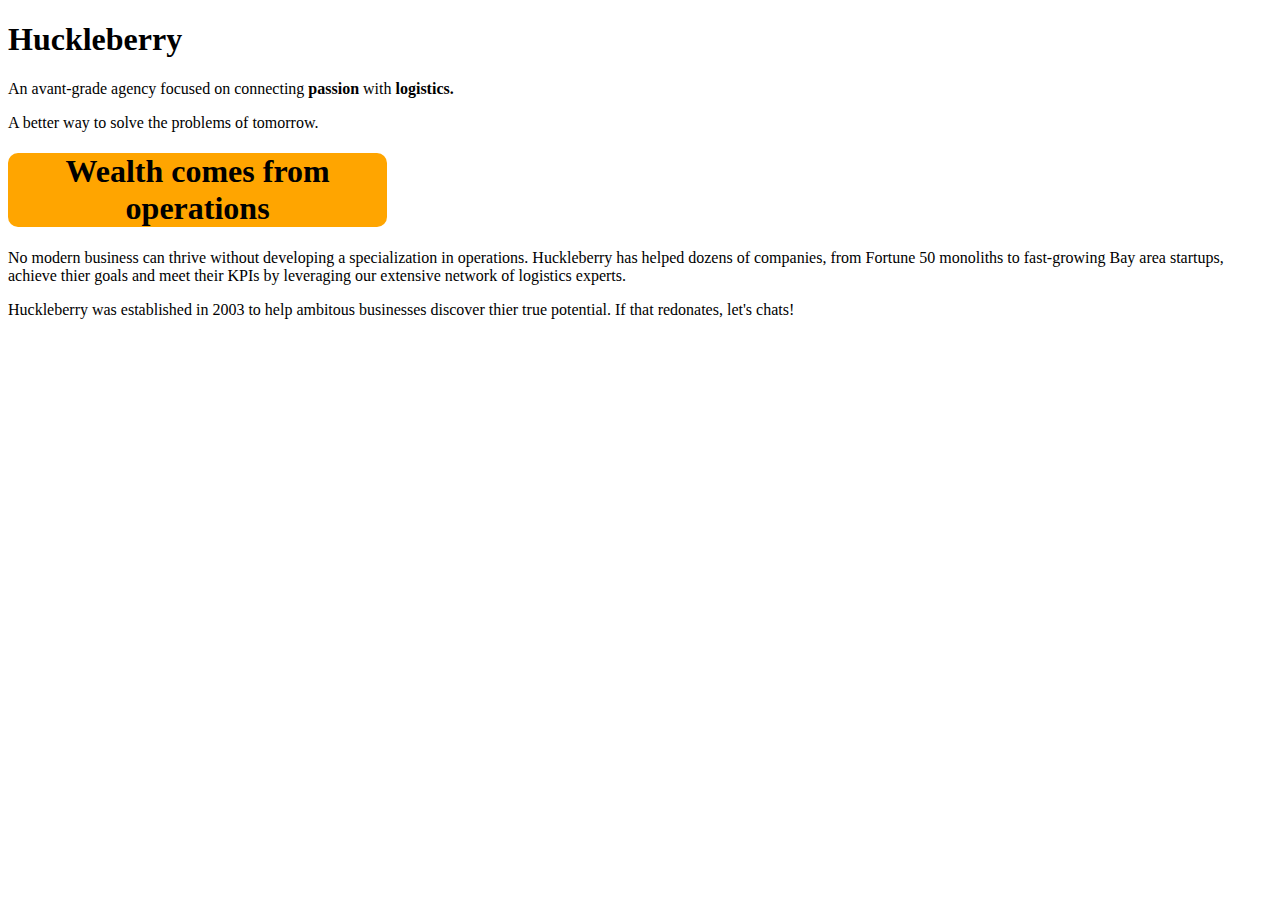
<file: Classword130523/index.html>
<!-- @format -->

<!DOCTYPE html>
<html lang="en">
  <head>
    <meta charset="UTF-8" />
    <meta http-equiv="X-UA-Compatible" content="IE=edge" />
    <meta name="viewport" content="width=device-width, initial-scale=1.0" />
    <link rel="stylesheet" href="styles.css" />
    <title>Huckleberry</title>
  </head>
  <body>
    <main>
      <div>
        <h1>Huckleberry</h1>
        <p class="mainheader">
          An avant-grade agency focused on connecting <b>passion </b> with
          <b>logistics.</b>
        </p>

        <p>A better way to solve the problems of tomorrow.</p>
      </div>

      <div>
        <h1 class="subTopic">Wealth comes from operations</h1>

        <p>
          No modern business can thrive without developing a specialization in
          operations. Huckleberry has helped dozens of companies, from Fortune
          50 monoliths to fast-growing Bay area startups, achieve thier goals
          and meet their KPIs by leveraging our extensive network of logistics
          experts.
        </p>

        <p>
          Huckleberry was established in 2003 to help ambitous businesses
          discover thier true potential. If that redonates, let's chats!
        </p>
      </div>
    </main>
  </body>
</html>
</file>
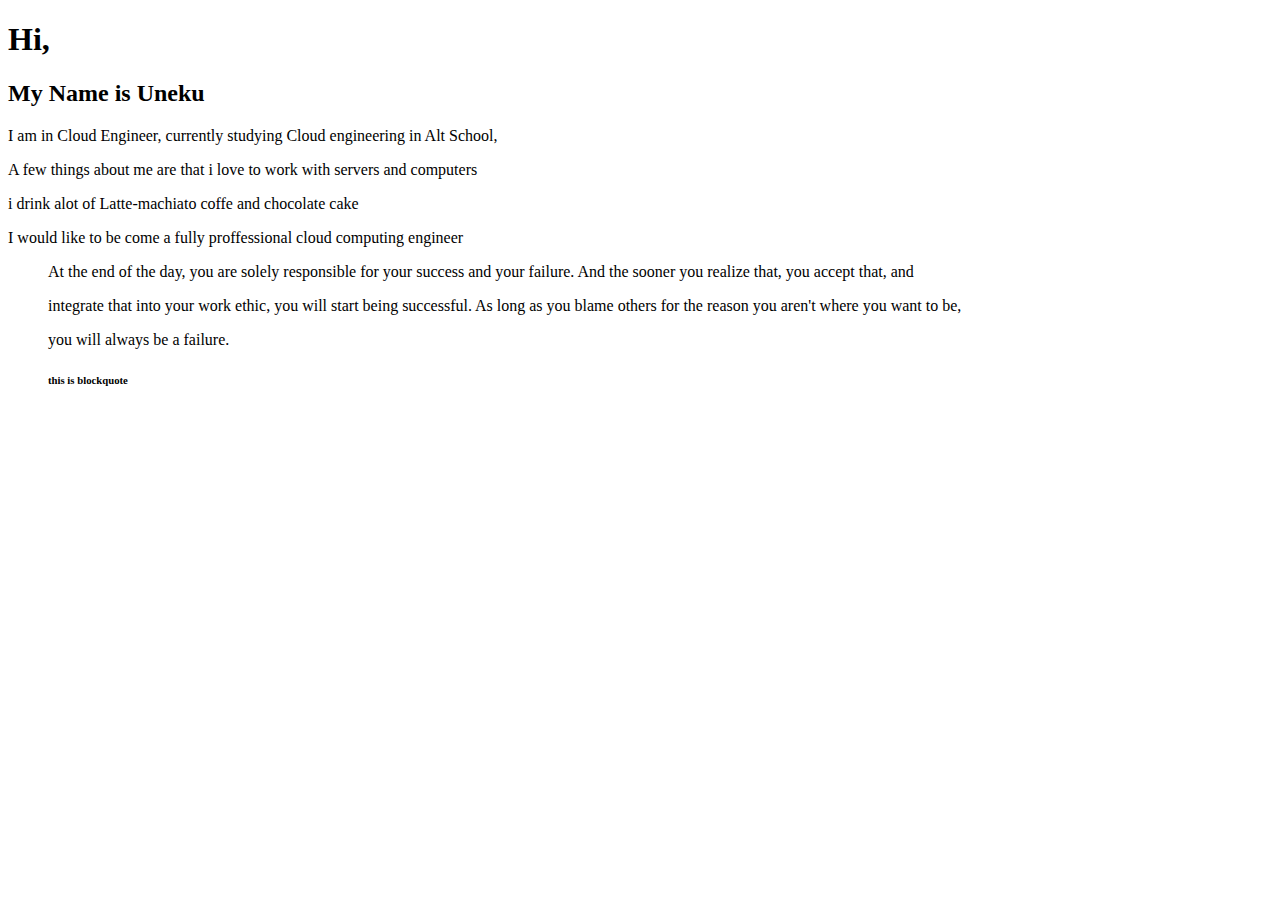
<file: HTML ASSIGNMENT/index.html>
<!-- @format -->

<!DOCTYPE html>
<html lang="en">
  <head>
    <meta charset="UTF-8" />
    <meta http-equiv="X-UA-Compatible" content="IE=edge" />
    <meta name="viewport" content="width=device-width, initial-scale=1.0" />
    <title>My Site</title>
  </head>
  <body>
    <!-- name -->
    <h1>Hi,</h1>
    <h2>My Name is Uneku</h2>
    <!-- quote -->
    <p>
      I am in Cloud Engineer, currently studying Cloud engineering in Alt
      School,
    </p>
    <p>
      A few things about me are that i love to work with servers and computers
    </p>
    <p>i drink alot of Latte-machiato coffe and chocolate cake</p>
    <p>
      I would like to be come a fully proffessional cloud computing engineer
    </p>
    <blockquote cite="https://www.brainyquote.com/authors/erin_cummings">
      <p>
        At the end of the day, you are solely responsible for your success and
        your failure. And the sooner you realize that, you accept that, and
      </p>
      <p>
        integrate that into your work ethic, you will start being successful. As
        long as you blame others for the reason you aren't where you want to be,
      </p>
      <p>you will always be a failure.</p>
      <h6>this is blockquote</h6>
    </blockquote>
  </body>
</html>
</file>
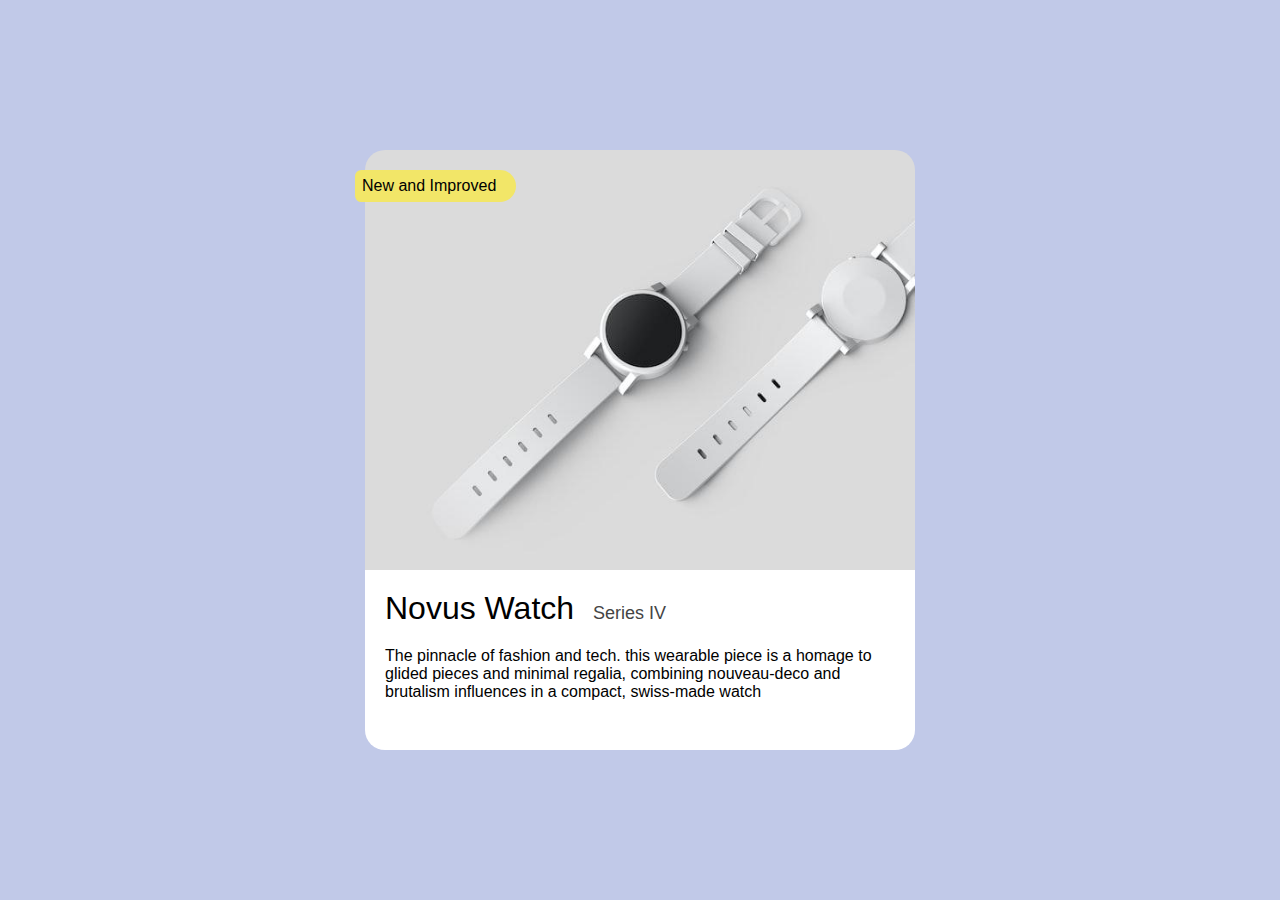
<file: wristWatch_assignment200523/index.html>
<!-- @format -->

<!DOCTYPE html>
<html lang="en">
  <head>
    <meta charset="UTF-8" />
    <meta http-equiv="X-UA-Compatible" content="IE=edge" />
    <meta name="viewport" content="width=device-width, initial-scale=1.0" />
    <link rel="stylesheet" href="styles.css" />
    <title>Document</title>
  </head>
  <body>
    <main class="main">
      <section class="img_section">
        <img src="./images/wristwatch.jpg" alt="wristwatch" />
      </section>
      <section class="text">
        <h1>Novus Watch <span>Series IV</span></h1>
        <p>
          The pinnacle of fashion and tech. this wearable piece is a homage to
          glided pieces and minimal regalia, combining nouveau-deco and
          brutalism influences in a compact, swiss-made watch
        </p>
      </section>
    </main>
  </body>
</html>
</file>
<file: Classword130523/styles.css>
.mainheader {
    color: "green";
    
}

.subTopic{
    background-color: orange;
    width: 30%;
    height: 50%;
    border-radius: 10px;
    justify-content: center;
    align-items: center;
    text-align: center;
    
}
</file>
<file: wristWatch_assignment200523/styles.css>
.text h1 > span{
    font-size: 18px;
    margin-left: 10px;
    color: #444444;
}

.text h1{
    font-weight: 400;
    margin-bottom: 20px;
}

.text{
    width: 100%;
    height: 30%;
    background-color: white;
    border-radius: 0 0 20px 20px;
    padding: 20px;
}

.img_section{
    height: 70%;
    width: 100%;
    border-radius: 20px 20px 0 0;
}


.img_section img{
    height: 100%;
    width: 100%;
    border-radius: inherit;
}

.main::before{
    position: absolute;
    content: "New and Improved";
    left: -10px;
    top: 20px;
    padding: 7px 20px 7px 7px;
    background-color: #f2e668;
    font-weight: 500;
    border-radius: 20px 50px 50px 20px;
}

.main{
    position: relative;
    display: inherit;
    flex-direction: column;
    align-items: center;
    justify-content: center;
    height: 600px;
    width: 550px;
    border-radius: 20px;
}

body{
    display: flex;
    align-items: center;
    justify-content: center;
    min-height: 100vh;
    background-color: #c1c9e8;
}

*,*::after,*::before{
    margin: 0;
    padding: 0;
    box-sizing: border-box;
    font-family: 'Segoe UI', Tahoma, Geneva, Verdana, sans-serif;
}
</file>
